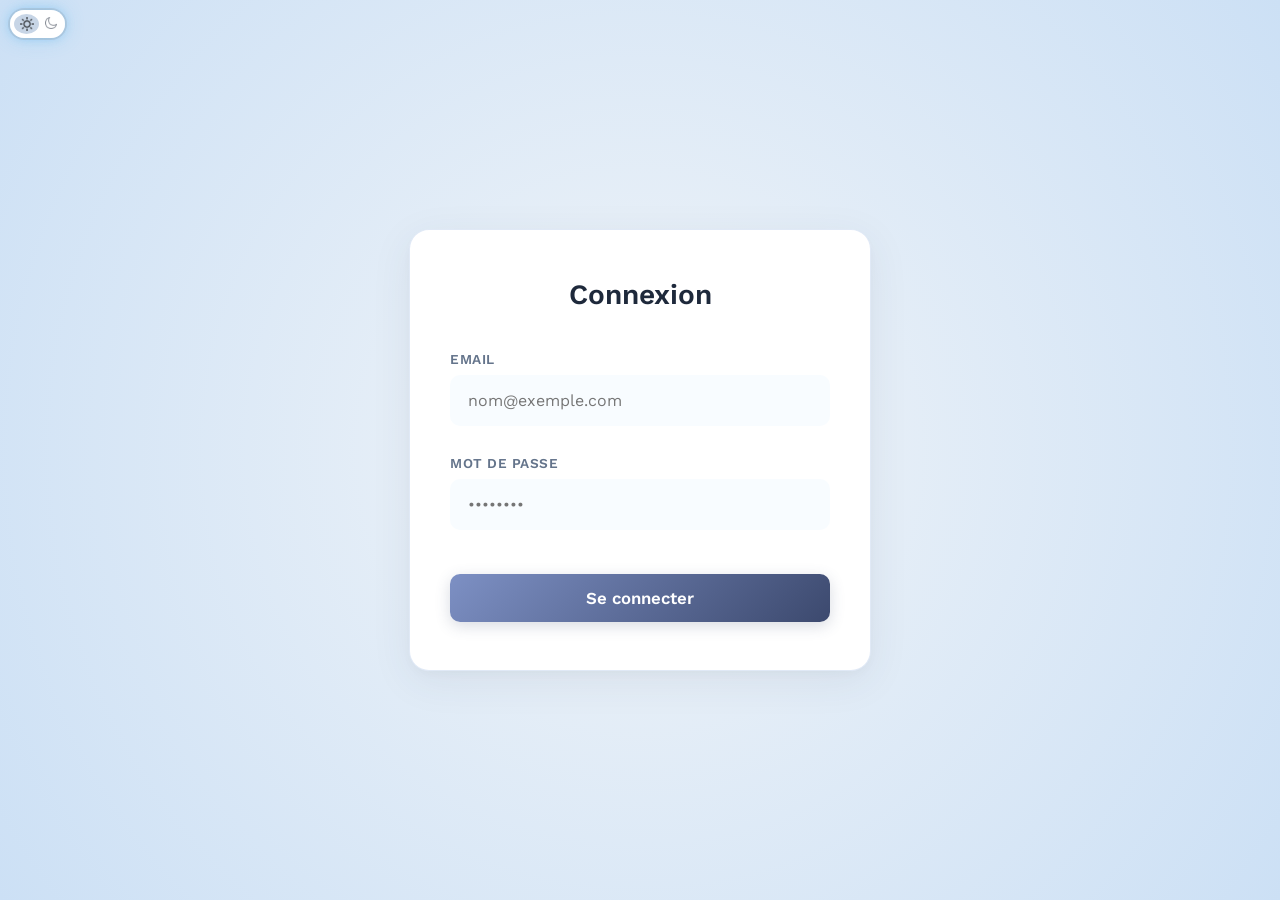
<file: frontend/index.html>
<!DOCTYPE html>
<html lang="fr">

<head>
    <meta charset="UTF-8">
    <meta name="viewport" content="width=device-width, initial-scale=1.0">
    <link href="https://fonts.googleapis.com/css2?family=Work+Sans:wght@300;400;500;600&display=swap" rel="stylesheet">
    <link rel="stylesheet" href="../frontend/style/toggleTheme.css">
    <link rel="stylesheet" href="../frontend/style/style.css">
    <link rel="stylesheet" href="../frontend/style/forms.css">
    <script src="../frontend/script/script.js" defer></script>
    <script src="../frontend/script/api.js" defer></script>
    <script src="../frontend/script/login.js" defer></script>

    <title>Connexion</title>
</head>

<body>
    <div class="themeBtnDiv" id="btnToggleTheme">
        <label class="switch">
            <input type="checkbox" id="themeToggle" onchange="toggleTheme()" />
            <span class="btnTheme"></span>
            <img class="lightThemeSymbol" src="../frontend/img/sun.png">
            <img class="darkThemeSymbol" src="../frontend/img/moon.png">
        </label>
    </div>

    <div class="loginCard">
        <h1>Connexion</h1>
        <form id="loginForm">
            <div class="formGroup">
                <label for="formEmail">Email</label>
                <input type="email" class="inputForm" id="formEmail" placeholder="nom@exemple.com" maxlength="25"
                    required>
            </div>

            <div class="formGroup">
                <label for="formPwd">Mot de passe</label>
                <input type="password" class="inputForm" id="formPwd" placeholder="••••••••" maxlength="20" required>
            </div>

            <input type="submit" value="Se connecter">
        </form>
    </div>
</body>

</html>
</file>
<file: frontend/style/toggleTheme.css>
/* ==========================================================================
    THEME TOGGLE (DARK / LIGHT)
========================================================================== */

    .themeBtnDiv {
        position: absolute;
        top: 10px;
        left: 50px;
        z-index: 5;
    }

    .switch {
        position: absolute;
        display: inline-block;
        width: 55px;
        height: 28px;
        left: -40px;
        top: 0;
        border-radius: 34px;
        box-shadow:
            0 0 0 2px rgba(136, 136, 136, 0.2),
            0 0 10px rgba(88, 173, 242, 0.4),
            0 0 20px rgba(85, 196, 247, 0.3);
        z-index: 50;
    }
    .dark_mode .switch {
        box-shadow:
            0 0 0 2px rgba(255, 255, 255, 0.055),
            0 0 10px rgba(255, 255, 255, 0.123),
            0 0 20px rgba(255, 255, 255, 0.096);
    }
    .switch input {
        opacity: 0;
        width: 0;
        height: 0;
    }
    .btnTheme {
        position: absolute;
        top: 0; left: 0; right: 0; bottom: 0;
        background-color: white;
        transition: 0.4s;
        border-radius: 34px;
    }
    .btnTheme:before {
        position: absolute;
        height: 20px;
        width: 25px;
        left: 4px;
        content: "";
        bottom: 4px;
        background-color: #c7d5e6;
        transition: 0.4s;
        border-radius: 50%;
    }
    .switch input:checked + .btnTheme:before {
        background-color: #4c505f;
        transform: translateX(23px);
    }
    .switch input:checked + .btnTheme {
        background-color: #0f1118;
    }
    .switch input:focus + .btnTheme {
        box-shadow: 0 0 1px #000000;
    }
    .lightThemeSymbol {
        position: absolute;
        width: 14px;
        top: 7px;
        left: 10px;
    }
    .dark_mode .lightThemeSymbol {
        filter: brightness(0) saturate(100%)
            invert(100%) sepia(11%)
            saturate(507%) hue-rotate(182deg)
            brightness(62%) contrast(88%);
    }
    .darkThemeSymbol {
        position: absolute;
        width: 12px;
        top: 7px;
        left: 35px;
        filter: 
            brightness(0) saturate(100%)
            invert(50%) sepia(10%)
            saturate(350%)
            hue-rotate(180deg)
            brightness(95%)
            contrast(90%);
    }
    .dark_mode .darkThemeSymbol {
        filter: invert(100%);
    }
</file>
<file: frontend/style/style.css>
/* ==========================================================================
    VARIABLES GLOBALES (couleurs)
========================================================================== */
:root {
    /* Boutons, Logos, Dégradés*/
    --brand-primary: #3c496e;
    --brand-secondary: #7d90c4;
    
    /*ARRIÈRE-PLANS (bkg cartes, menus) */
    --bg-body-start: #f0f4f8;
    --bg-body-end: #cce0f5;
    --bg-surface: #ffffff; /* bkg cartes/formulaires */
    --bg-sidebar: #f0f7ff; 
    --bg-input: #cde6ff26;
    --bg-input-focus: #ffffff;
    
    /* Survols, liens actifs */
    --hover-subtle: #bac9d826; 
    --active-subtle: #7d90c426;
    --card-hover-glow: #5180e426;
    
    /* Textes */
    --text-primary: #1e293b; /* Titres, textes principaux */
    --text-secondary: #64748b; /* Labels des formulaires */
    --text-muted: #818181; /* Petit textes */
    --text-btn: #ffffff; /* Texte sur les boutons */
    
    /* BORDURES ET OMBRES */
    --border-subtle: #ccdbf099;
    --border-divider: #bac9d84d; /* Ligne de séparation sidebar */
    --border-focus: #3b83f666;
    --shadow-card-1: #33415514;
    --shadow-card-2: #00000008;
    --shadow-glow: #a9d0f566;
    --shadow-btn: #3c496e33;
    --shadow-btn-hover: #3c496e66;
}

/* DARK THEME */
body.dark_mode {
    /* Boutons ("Se connecter" / "Enregistrer"), mot "Nexus", Dégradés */
    --brand-primary: #b0bde0;
    --brand-secondary: #e9edf2;
    
    /* ARRIÈRE-PLANS ( Cartes, Menus, Inputs ) */
    --bg-body-start: #1b202b;
    --bg-body-end: #151821;
    --bg-surface: #20262e; /* Fond des cartes et formulaires */
    --bg-sidebar: #1e242b; /* Fond de la sidebar */
    --bg-input: #313842;   /* Fond des inputs (Email, Heure, Commentaires) */
    --bg-input-focus: #38404c;
    
    /* Survols, liens actifs (Sidebar) */
    --hover-subtle: rgba(176, 189, 224, 0.08);
    --active-subtle: rgba(148, 163, 184, 0.3); /* Pill active "Home / Calendar / Présences" */
    --card-hover-glow: rgba(176, 189, 224, 0.12);
    
    /* Textes */
    --text-primary: #f8fafc;   /* Titres blancs */
    --text-secondary: #94a3b8; /* Labels formulaires et menus */
    --text-muted: #647080;     /* Placeholders et petits textes grisés */
    --text-btn: #11161d;       /* Texte foncé sur les boutons clairs */
    
    /* BORDURES ET OMBRES */
    --border-subtle: rgba(255, 255, 255, 0.08);
    --border-divider: rgba(255, 255, 255, 0.07); /* Ligne de séparation sidebar */
    --border-focus: rgba(176, 189, 224, 0.5);
    --shadow-card-1: rgba(0, 0, 0, 0.45);
    --shadow-card-2: rgba(0, 0, 0, 0.25);
    --shadow-glow: rgba(0, 0, 0, 0.6);
    --shadow-btn: rgba(0, 0, 0, 0.25);
    --shadow-btn-hover: rgba(176, 189, 224, 0.25);
}

/* ==========================================================================
    BODYS
========================================================================== */

body {
    background: radial-gradient(circle, var(--bg-body-start) 0%, var(--bg-body-end) 100%);
    display: flex;
    justify-content: center;
    align-items: center;
    height: 100vh;
    margin: 0;
    transition: background 0.4s ease, color 0.4s ease; 
}
body.dark_mode {
    background: radial-gradient(circle, var(--bg-body-start) 0%, var(--bg-body-end) 100%);
}
</file>
<file: frontend/style/forms.css>
/* ==========================================================================
    LOGIN.HTML & FORM CARD
========================================================================== */
.loginCard, .formCard {
    background: var(--bg-surface);
    padding: 3rem 2.5rem; 
    border-radius: 20px; 
    border: 1px solid var(--border-subtle);
    box-shadow: 0 10px 40px var(--shadow-card-1), 0 4px 12px var(--shadow-card-2); 
    position: relative;
    overflow: hidden; 
    backdrop-filter: blur(10px);
    transition: all 0.4s ease;
}

.loginCard { width: 100%; max-width: 380px; }
.formCard { width: 50vw; }

.loginCard::before, .formCard::before {
    content: '';
    position: absolute;
    top: -50%; left: -50%;
    width: 200%; height: 200%;
    background: linear-gradient(0deg, transparent, transparent 30%, var(--card-hover-glow));
    transform: rotate(-45deg);
    opacity: 0;
    transition: all 0.6s ease;
}

.loginCard:hover, .formCard:hover {
    box-shadow: 0 15px 50px var(--shadow-glow);
    transform: translateY(-2px);
}

.loginCard:hover::before, .formCard:hover::before {
    opacity: 1;
    transform: rotate(-45deg) translateY(100%);
}

.loginCard h1, .formCard h1 {
    margin: 0 0 2.5rem 0;
    font-size: 1.75rem;
    text-align: center;
    font-weight: 600;
    font-family: "Work Sans", sans-serif;
    color: var(--text-primary);
}

.formGroup { margin-bottom: 1.8rem; }

.loginCard label, .formCard label {
    display: block;
    margin-bottom: 0.5rem;
    color: var(--text-secondary);
    font-size: 0.85rem;
    font-weight: 600;
    font-family: "Work Sans", sans-serif;
    text-transform: uppercase;
    letter-spacing: 0.5px;
}

.inputForm {
    width: 100%;
    padding: 14px 16px;
    background-color: var(--bg-input);
    border: 2px solid transparent; 
    border-radius: 10px;
    color: var(--text-primary);
    font-size: 1rem;
    font-family: "Work Sans", sans-serif;
    box-sizing: border-box;
    transition: all 0.3s cubic-bezier(0.4, 0, 0.2, 1);
}

.inputForm:focus {
    outline: none;
    background-color: var(--bg-input-focus); 
    border-color: var(--border-focus);
}

input[type="submit"] {
    width: 100%;
    padding: 14px;
    margin-top: 1rem;
    background: linear-gradient(135deg, var(--brand-secondary) 0%, var(--brand-primary) 100%);
    color: var(--text-btn);
    border: none;
    border-radius: 10px;
    font-size: 1.05rem;
    font-weight: 600;
    cursor: pointer;
    transition: transform 0.2s, box-shadow 0.3s, background 0.4s;
    font-family: "Work Sans", sans-serif;
    box-shadow: 0 4px 15px var(--shadow-btn);
}

input[type="submit"]:hover {
    transform: translateY(-2px);
    box-shadow: 0 6px 20px var(--shadow-btn-hover);
}

input[type="submit"]:active { transform: translateY(1px); }

select.inputForm {
    color: var(--text-secondary);
}

select.inputForm:valid {
    color: var(--text-primary);
}
</file>
